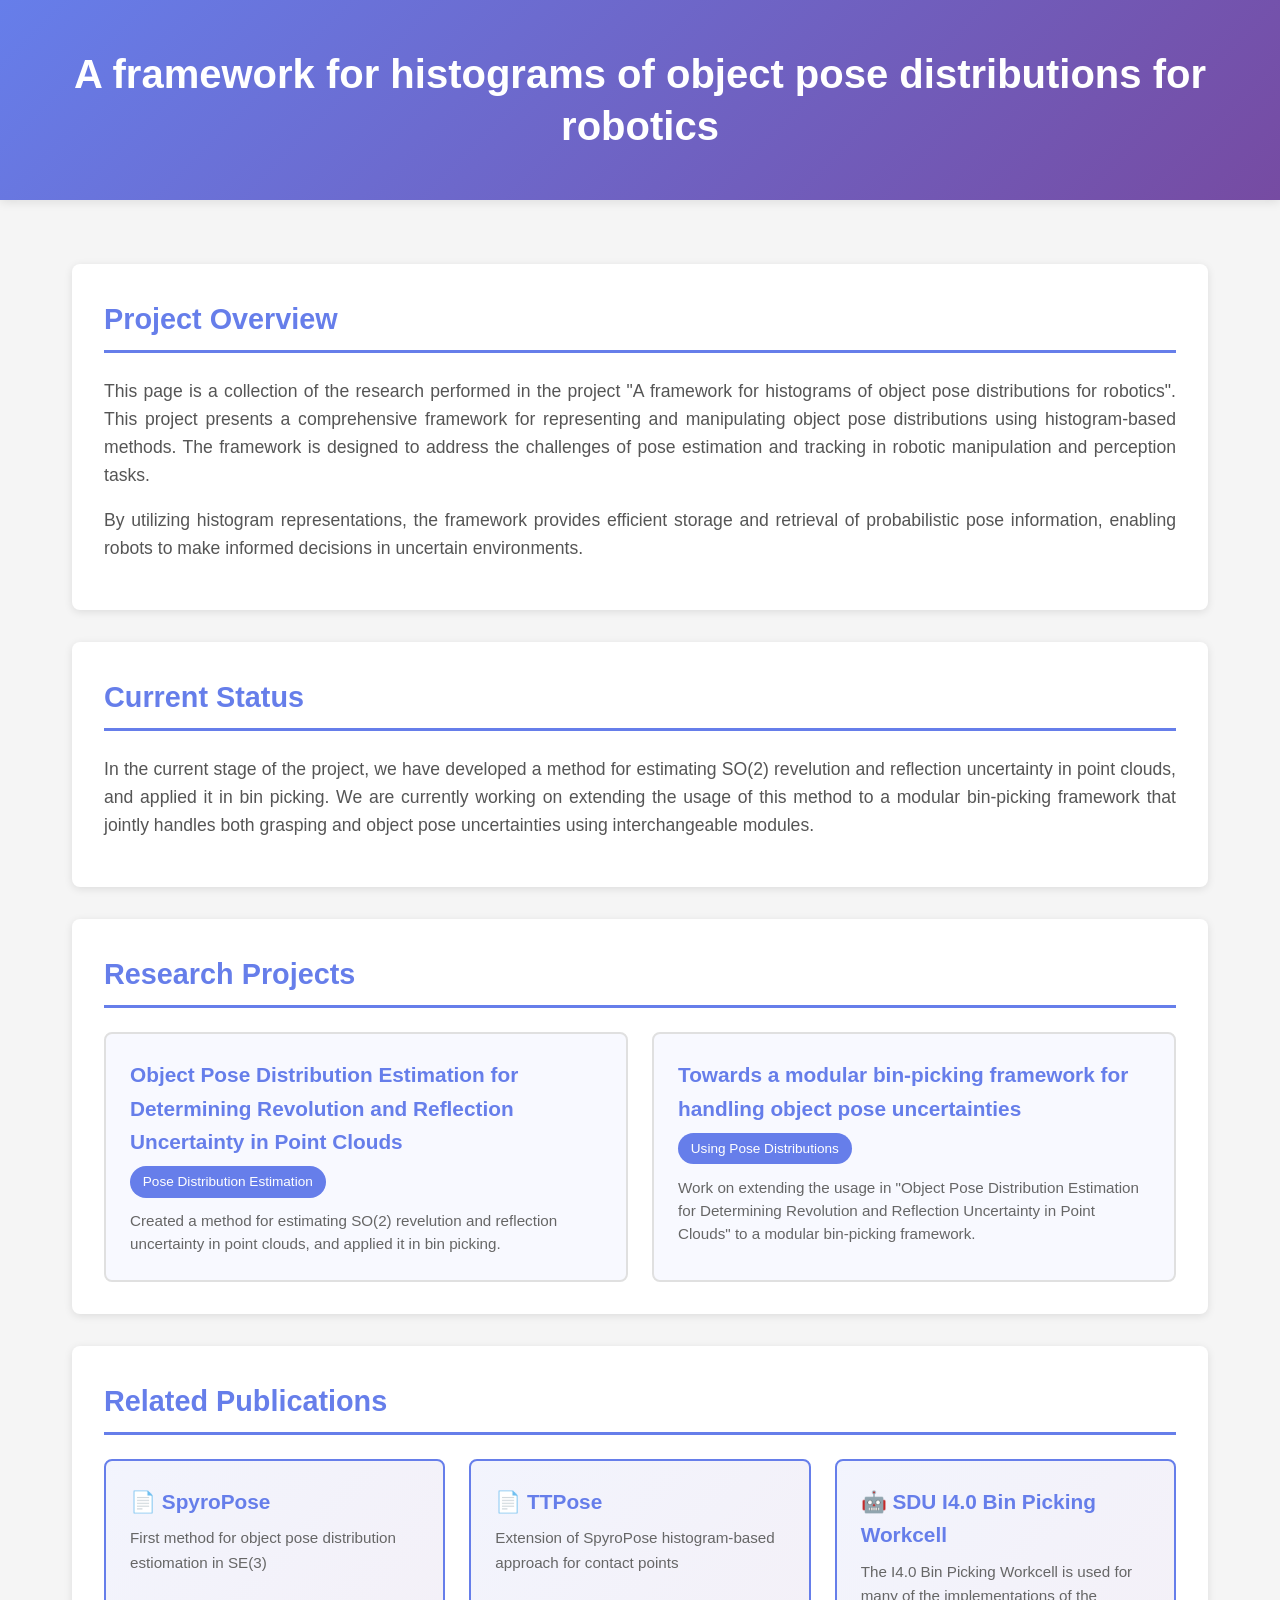
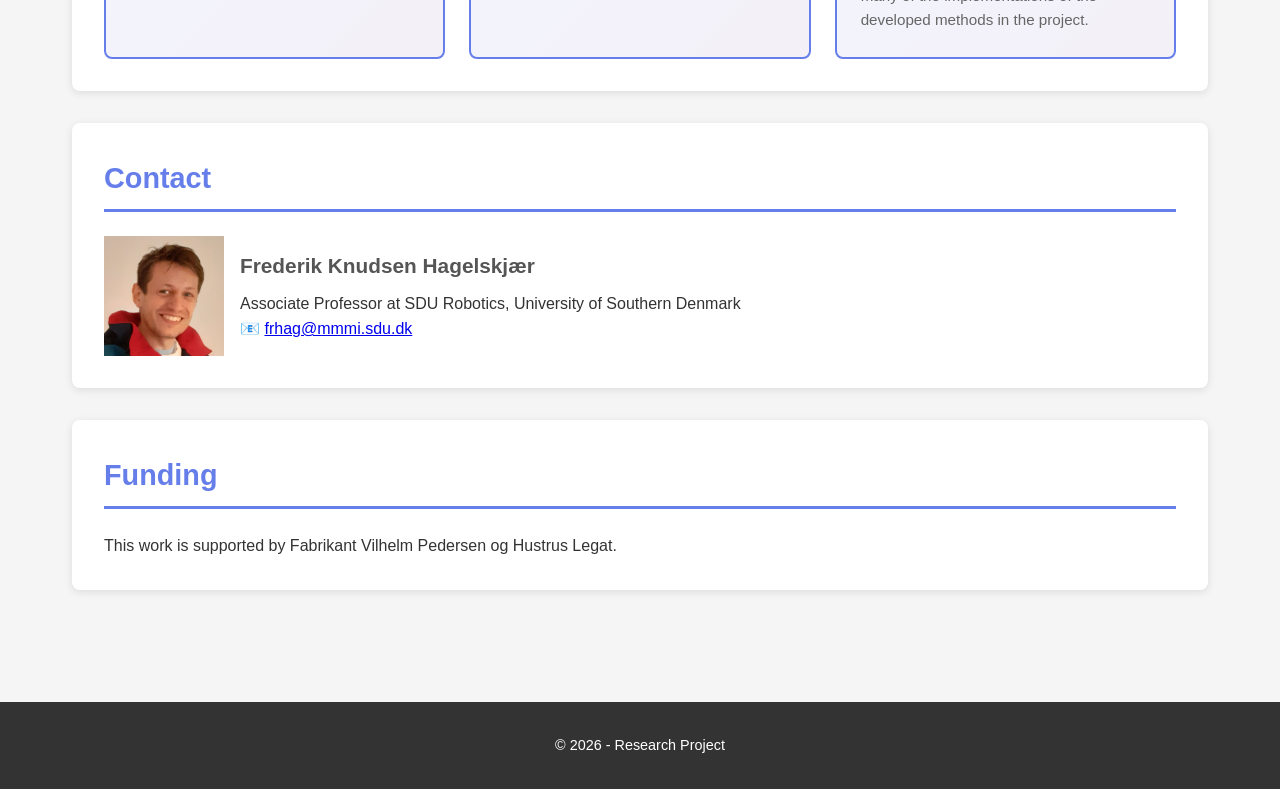
<file: index.html>
<!DOCTYPE html>
<html lang="en">
<head>
    <meta charset="UTF-8">
    <meta name="viewport" content="width=device-width, initial-scale=1.0">
    <title>Object Pose Distribution Histogram</title>
    <link rel="stylesheet" href="style.css">
</head>
<body>
    <header>
        <h1>A framework for histograms of object pose distributions for robotics</h1>
    </header>

    <main>
        <section class="description">
            <h2>Project Overview</h2>
            <p>
                This page is a collection of the research performed in the project "A framework for histograms of object pose distributions for robotics".
                
                This project presents a comprehensive framework for representing and manipulating 
                object pose distributions using histogram-based methods. The framework is designed 
                to address the challenges of pose estimation and tracking in robotic manipulation 
                and perception tasks.
            </p>
            <p> 
                By utilizing histogram representations, the framework provides efficient storage 
                and retrieval of probabilistic pose information, enabling robots to make informed 
                decisions in uncertain environments.
            </p>
        </section>


        <section class="description">
            <h2>Current Status</h2>
            <p>
                In the current stage of the project, we have developed a method for estimating SO(2) revelution and reflection uncertainty in point clouds, and applied it in bin picking. 
                We are currently working on extending the usage of this method to a modular bin-picking framework that jointly handles both grasping and object pose uncertainties using interchangeable modules.
            </p>
        </section>



        <section class="projects">
            <h2>Research Projects</h2>

            <div class="project-grid">
                <a href="https://opde3d.github.io/" class="project-box">
                    <h3>Object Pose Distribution Estimation for Determining Revolution and Reflection Uncertainty in Point Clouds </h3>
                    <p class="project-deliverable">Pose Distribution Estimation</p>
                    <p class="project-description">
                        Created a method for estimating SO(2) revelution and reflection uncertainty in point clouds, and applied it in bin picking.
                    </p>
                </a>
                <a href="binpickingframework.html" class="project-box">
                    <h3>Towards a modular bin-picking framework for handling object pose uncertainties</h3>
                    <p class="project-deliverable">Using Pose Distributions</p>
                    <p class="project-description">
                        Work on extending the usage in "Object Pose Distribution Estimation for Determining Revolution and Reflection Uncertainty in Point Clouds" to a modular bin-picking framework.
                    </p>
                </a>
            </div>
        </section>

        <section class="links">
            <h2>Related Publications</h2>
            <div class="link-grid">
                <a href="https://spyropose.github.io/" class="link-card">
                    <h3>📄 SpyroPose</h3>
                    <p>First method for object pose distribution estiomation in SE(3)</p>
                    
                </a>
                <a href="https://sites.google.com/view/ttpose" class="link-card">
                    <h3>📄 TTPose</h3>
                    <p>Extension of SpyroPose histogram-based approach for contact points</p>
                </a>
                <a href="binpickingworkcell.html" class="link-card">
                    <h3>🤖 SDU I4.0 Bin Picking Workcell</h3>
                    <p>The I4.0 Bin Picking Workcell is used for many of the implementations of the developed methods in the project.</p>
                </a>
            </div>
        </section>

        <section class="contact">
            <h2>Contact</h2>
            <div class="contact-content" style="display: flex; align-items: center; gap: 16px;">
                <img src="images/photo.jpg" alt="Frederik Knudsen Hagelskjær" class="contact-photo" style="width: 120px; height: 120px; object-fit: cover;">
                <div class="contact-info">
                    <h3>Frederik Knudsen Hagelskjær</h3>
                    <p>Associate Professor at SDU Robotics, University of Southern Denmark</p>
                    <p>📧 <a href="mailto:frhag@mmmi.sdu.dk">frhag@mmmi.sdu.dk</a></p>
                </div>
            </div>
        </section>

        <section class="funding">
            <h2>Funding</h2>
            <p>
                This work is supported by Fabrikant Vilhelm Pedersen og Hustrus Legat.
            </p>
        </section>
    </main>

    <footer>
        <p>&copy; 2026 - Research Project</p>
    </footer>
</body>
</html>
</file>
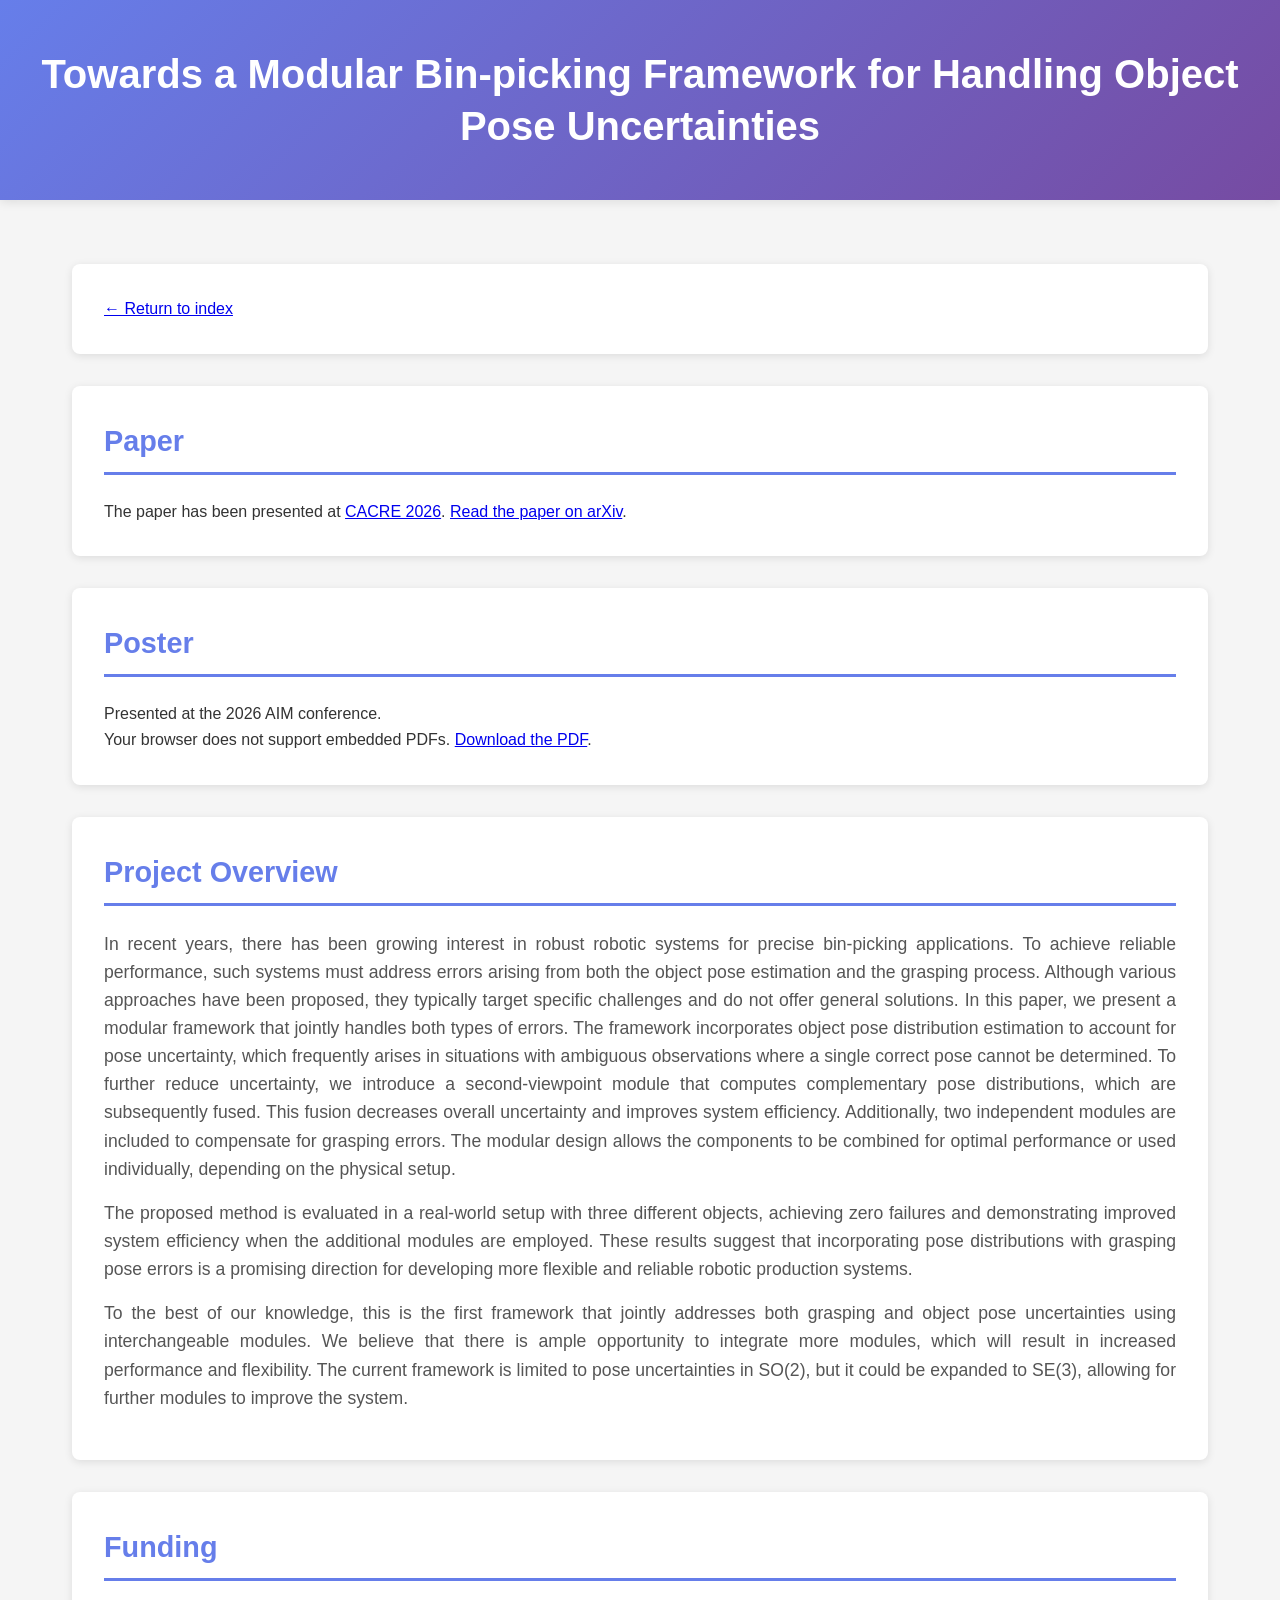
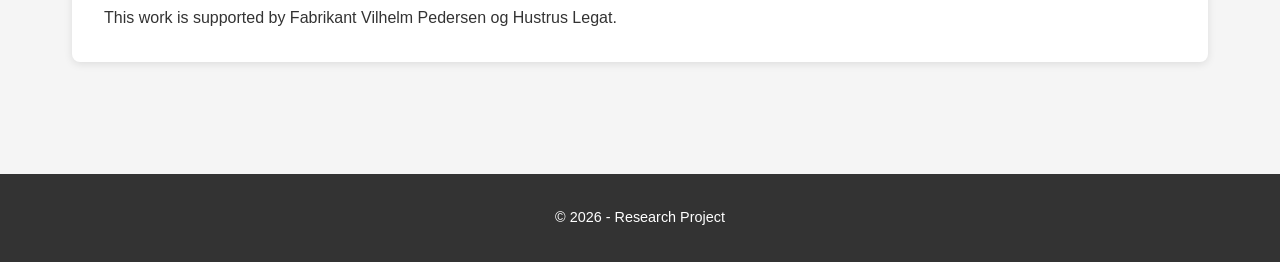
<file: binpickingframework.html>
<!DOCTYPE html>
<html lang="en">
<head>
    <meta charset="UTF-8">
    <meta name="viewport" content="width=device-width, initial-scale=1.0">
    <title>Modular Framework</title>
    <link rel="stylesheet" href="style.css">
</head>
<body>
    <header>
        <h1>Towards a Modular Bin-picking Framework for Handling Object Pose Uncertainties</h1>
    </header>

    <main>

        <section class="navigation">
            <p><a href="index.html">&larr; Return to index</a></p>
        </section>

        <section class="paper">
            <h2>Paper</h2>
            <p>
                The paper has been presented at  
                <a href="https://ieeexplore.ieee.org/document/11672932/" target="_blank" rel="noopener noreferrer">CACRE 2026</a>.
                <a href="https://arxiv.org/pdf/2607.13698" target="_blank" rel="noopener noreferrer">Read the paper on arXiv</a>.
            </p>
        </section>
        
        
        <section class="poster">
            <h2>Poster</h2>
            <p>
            Presented at the 2026 AIM conference.
            </p>
            <object data="images/AIM Poster-1.pdf" type="application/pdf" width="100%" height="800">
                <p>Your browser does not support embedded PDFs. <a href="images/AIM Poster-1.pdf">Download the PDF</a>.</p>
            </object>
        </section>


        <section class="description">
            <h2>Project Overview</h2>
            <p>
            In recent years, there has been growing interest in robust robotic systems for precise bin-picking applications. To achieve reliable performance, such systems must address errors arising from both the object pose estimation and the grasping process. Although various approaches have been proposed, they typically target specific challenges and do not offer general solutions. In this paper, we present a modular framework that jointly handles both types of errors. The framework incorporates object pose distribution estimation to account for pose uncertainty, which frequently arises in situations with ambiguous observations where a single correct pose cannot be determined. To further reduce uncertainty, we introduce a second-viewpoint module that computes complementary pose distributions, which are subsequently fused. This fusion decreases overall uncertainty and improves system efficiency. Additionally, two independent modules are included to compensate for grasping errors. The modular design allows the components to be combined for optimal performance or used individually, depending on the physical setup.
            </p>
            <p>
            The proposed method is evaluated in a real-world setup with three different objects, achieving zero failures and demonstrating improved system efficiency when the additional modules are employed. These results suggest that incorporating pose distributions with grasping pose errors is a promising direction for developing more flexible and reliable robotic production systems.  
            </p>
            <p>
            To the best of our knowledge, this is the first framework that jointly addresses both grasping and object pose uncertainties using interchangeable modules. We believe that there is ample opportunity to  integrate more modules, which will result in increased performance and flexibility. The current framework is limited to pose uncertainties in SO(2), but it could be expanded to SE(3), allowing for further modules to improve the system.
            </p>
        </section>


        
        <section class="funding">
            <h2>Funding</h2>
            <p>
                This work is supported by Fabrikant Vilhelm Pedersen og Hustrus Legat.
            </p>
        </section>
    </main>

    <footer>
        <p>&copy; 2026 - Research Project</p>
    </footer>
</body>
</html>
</file>
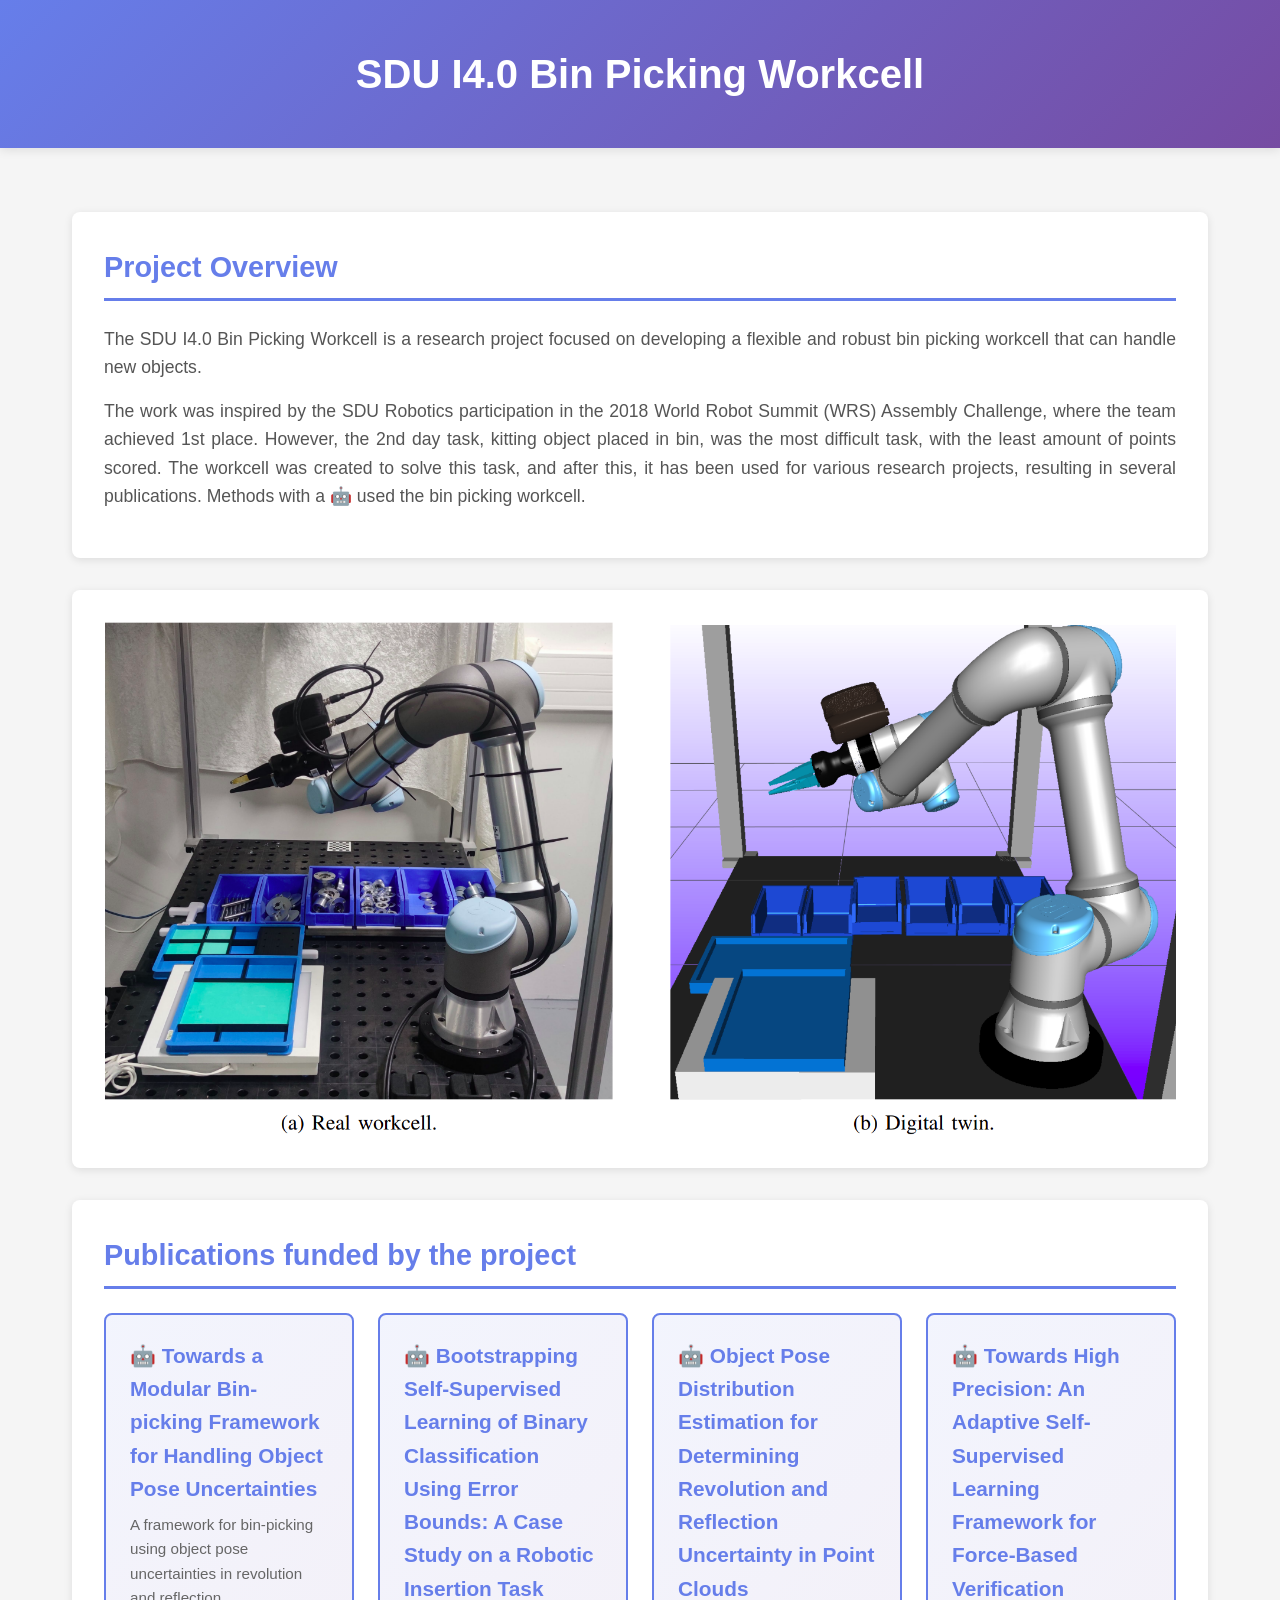
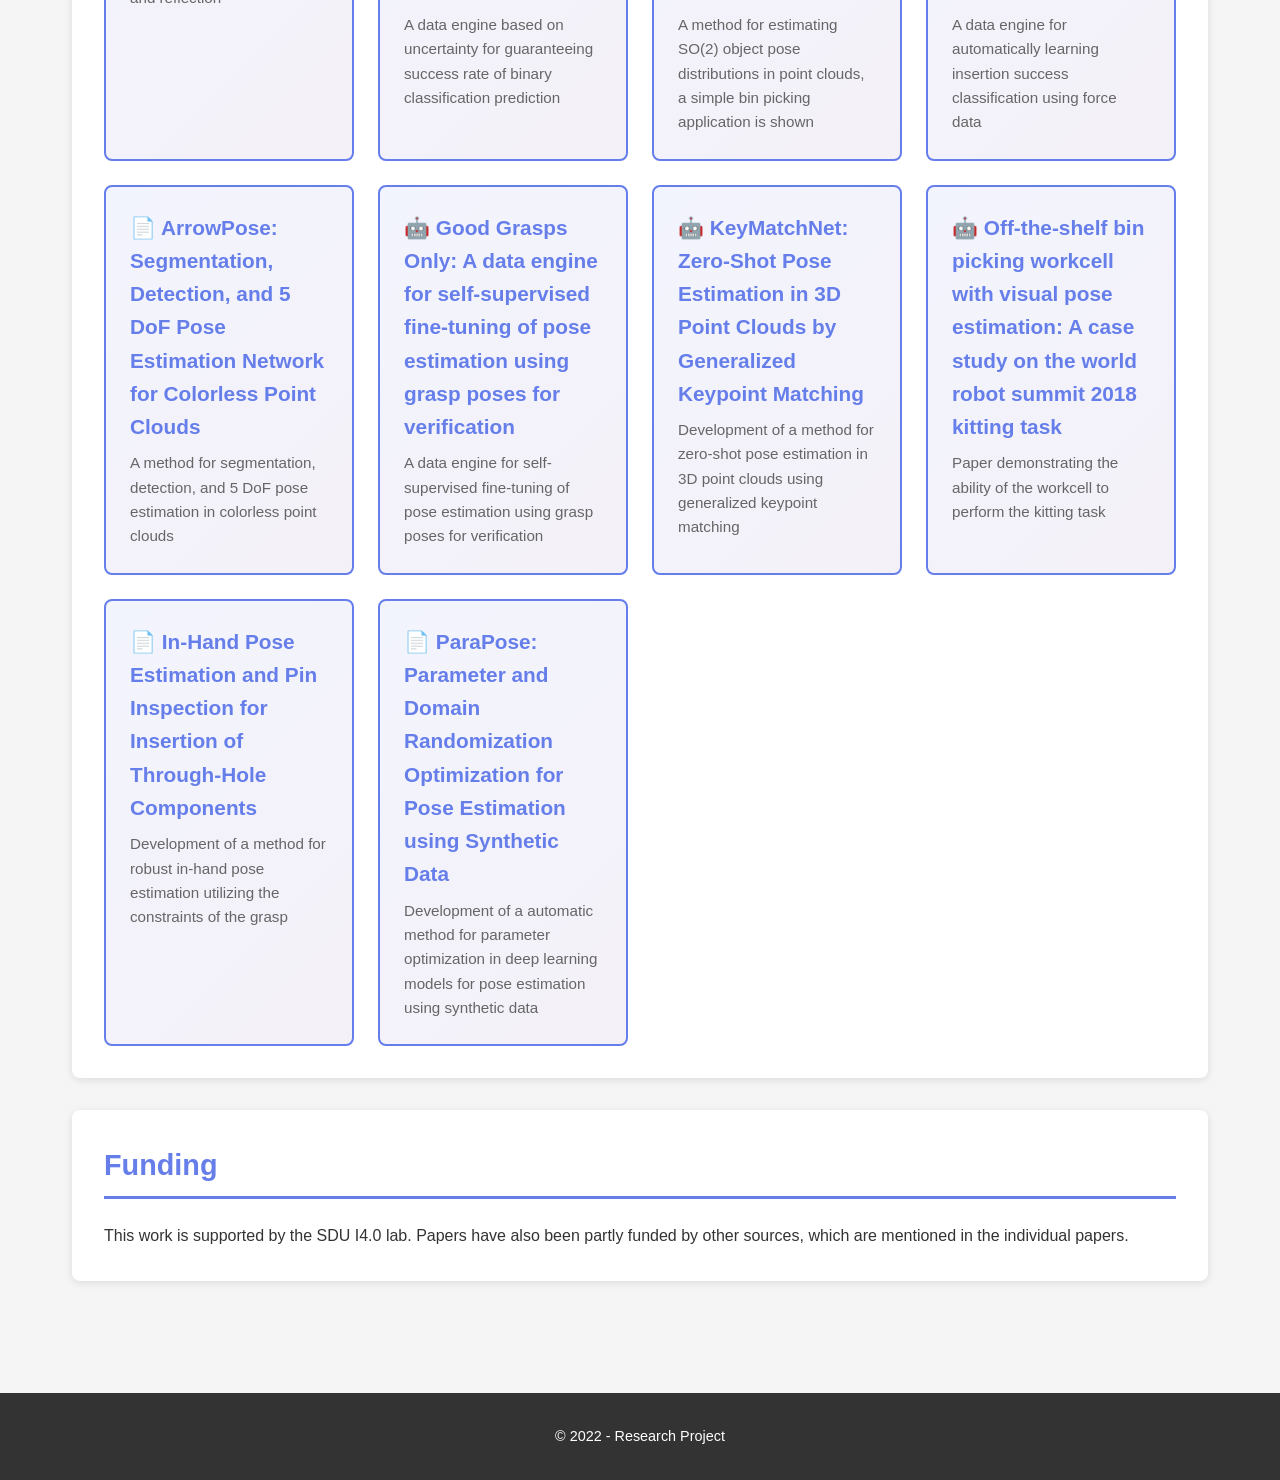
<file: binpickingworkcell.html>
<!DOCTYPE html>
<html lang="en">
<head>
    <meta charset="UTF-8">
    <meta name="viewport" content="width=device-width, initial-scale=1.0">
    <title>SDU I4.0 Bin Picking Workcell</title>
    <link rel="stylesheet" href="style.css">
</head>
<body>
    <header>
        <h1>SDU I4.0 Bin Picking Workcell</h1>
    </header>

    <main>

        <section class="description">
            <h2>Project Overview</h2>
            <p>
                The SDU I4.0 Bin Picking Workcell is a research project focused on developing a flexible and robust bin picking workcell that can handle new objects.
            </p>
            <p>
                The work was inspired by the SDU Robotics participation in the 2018 World Robot Summit (WRS) Assembly Challenge, where the team achieved 1st place.
                However, the 2nd day task, kitting object placed in bin, was the most difficult task, with the least amount of points scored.
                The workcell was created to solve this task, and after this, it has been used for various research projects, resulting in several publications.
                Methods with a 🤖 used the bin picking workcell.
            </p>
        </section>

        <section class="workcell-image">
            <img src="images/workcell.png" alt="I4.0 Bin Picking Workcell" style="width: 100%; height: auto; display: block;">
        </section>

        <section class="links">
            <h2>Publications funded by the project</h2>
            <div class="link-grid">

                <a href="https://arxiv.org/abs/2607.13698" class="link-card">
                    <h3>🤖 Towards a Modular Bin-picking Framework for Handling Object Pose Uncertainties</h3>
                    <p>A framework for bin-picking using object pose uncertainties in revolution and reflection</p>
                    
                </a>

               <a href="https://arxiv.org/abs/2607.29640" class="link-card">
                    <h3>🤖 Bootstrapping Self-Supervised Learning of Binary Classification Using Error Bounds: A Case Study on a Robotic Insertion Task</h3>
                    <p>A data engine based on uncertainty for guaranteeing success rate of binary classification prediction</p>
                    
                </a>

                <a href="https://arxiv.org/abs/2512.07211" class="link-card">
                    <h3>🤖 Object Pose Distribution Estimation for Determining Revolution and Reflection Uncertainty in Point Clouds</h3>
                    <p>A method for estimating SO(2) object pose distributions in point clouds, a simple bin picking application is shown</p>
                    
                </a>

               <a href="https://arxiv.org/abs/2508.02153" class="link-card">
                    <h3>🤖 Towards High Precision: An Adaptive Self-Supervised Learning Framework for Force-Based Verification</h3>
                    <p>A data engine for automatically learning insertion success classification using force data</p>
                    
                </a>

                <a href="https://arxiv.org/abs/2506.08699" class="link-card">
                    <h3>📄 ArrowPose: Segmentation, Detection, and 5 DoF Pose Estimation Network for Colorless Point Clouds</h3>
                    <p>A method for segmentation, detection, and 5 DoF pose estimation in colorless point clouds</p>
                    
                </a>
 
                <a href="https://arxiv.org/abs/2409.11512" class="link-card">
                    <h3>🤖 Good Grasps Only: A data engine for self-supervised fine-tuning of pose estimation using grasp poses for verification</h3>
                    <p>A data engine for self-supervised fine-tuning of pose estimation using grasp poses for verification</p>
                    
                </a>

                 <a href="https://arxiv.org/abs/2303.16102" class="link-card">
                    <h3>🤖 KeyMatchNet: Zero-Shot Pose Estimation in 3D Point Clouds by Generalized Keypoint Matching</h3>
                    <p>Development of a method for zero-shot pose estimation in 3D point clouds using generalized keypoint matching </p>
                    
                </a>

                 <a href="https://arxiv.org/abs/2309.16221" class="link-card">
                    <h3>🤖 Off-the-shelf bin picking workcell with visual pose estimation: A case study on the world robot summit 2018 kitting task</h3>
                    <p>Paper demonstrating the ability of the workcell to perform the kitting task</p>
                    
                </a>

                <a href="https://arxiv.org/abs/2208.01284" class="link-card">
                    <h3>📄 In-Hand Pose Estimation and Pin Inspection for Insertion of Through-Hole Components</h3>
                    <p>Development of a method for robust in-hand pose estimation utilizing the constraints of the grasp </p>
                    
                </a>
 
               <a href="https://arxiv.org/abs/2203.00945" class="link-card">
                    <h3>📄 ParaPose: Parameter and Domain Randomization Optimization for Pose Estimation using Synthetic Data</h3>
                    <p>Development of a automatic method for parameter optimization in deep learning models for pose estimation using synthetic data </p>
                    
                </a>
            </div>
        </section>

        <section class="funding">
            <h2>Funding</h2>
            <p>
                This work is supported by the SDU I4.0 lab. Papers have also been partly funded by other sources, which are mentioned in the individual papers.
            </p>
        </section>
    </main>

    <footer>
        <p>&copy; 2022 - Research Project</p>
    </footer>
</body>
</html>
</file>
<file: style.css>
/* Reset and Base Styles */
* {
    margin: 0;
    padding: 0;
    box-sizing: border-box;
}

body {
    font-family: -apple-system, BlinkMacSystemFont, 'Segoe UI', Roboto, Oxygen, Ubuntu, Cantarell, sans-serif;
    line-height: 1.6;
    color: #333;
    background-color: #f5f5f5;
}

/* Header */
header {
    background: linear-gradient(135deg, #667eea 0%, #764ba2 100%);
    color: white;
    padding: 3rem 2rem;
    text-align: center;
    box-shadow: 0 2px 10px rgba(0, 0, 0, 0.1);
}

header h1 {
    font-size: 2.5rem;
    font-weight: 700;
    max-width: 1200px;
    margin: 0 auto;
    line-height: 1.3;
}

/* Main Content */
main {
    max-width: 1200px;
    margin: 0 auto;
    padding: 2rem;
}

section {
    background: white;
    margin: 2rem 0;
    padding: 2rem;
    border-radius: 8px;
    box-shadow: 0 2px 8px rgba(0, 0, 0, 0.1);
}

section h2 {
    color: #667eea;
    margin-bottom: 1.5rem;
    font-size: 1.8rem;
    border-bottom: 3px solid #667eea;
    padding-bottom: 0.5rem;
}

section h3 {
    color: #555;
    margin-bottom: 0.5rem;
    font-size: 1.3rem;
}

/* Projects Section */
.projects {
    background: white;
    margin: 2rem 0;
    padding: 2rem;
    border-radius: 8px;
    box-shadow: 0 2px 8px rgba(0, 0, 0, 0.1);
}

.project-grid {
    display: grid;
    grid-template-columns: repeat(auto-fit, minmax(300px, 1fr));
    gap: 1.5rem;
    margin-top: 1.5rem;
}

.project-box {
    display: block;
    padding: 1.5rem;
    background: #f8f9ff;
    border: 2px solid #e0e0e0;
    border-radius: 8px;
    text-decoration: none;
    color: inherit;
    transition: all 0.3s ease;
    cursor: pointer;
}

.project-box:hover {
    transform: translateY(-5px);
    box-shadow: 0 5px 20px rgba(102, 126, 234, 0.2);
    border-color: #667eea;
}

.project-box.active {
    background: linear-gradient(135deg, #667eea15 0%, #764ba215 100%);
    border: 2px solid #667eea;
    box-shadow: 0 3px 15px rgba(102, 126, 234, 0.15);
}

.project-box h3 {
    color: #667eea;
    margin-bottom: 0.5rem;
    font-size: 1.3rem;
}

.project-deliverable {
    display: inline-block;
    background: #667eea;
    color: white;
    padding: 0.3rem 0.8rem;
    border-radius: 20px;
    font-size: 0.85rem;
    font-weight: 500;
    margin-bottom: 0.8rem;
}

.project-description {
    color: #666;
    font-size: 0.95rem;
    line-height: 1.5;
    margin: 0;
}

/* Description Section */
.description p {
    margin-bottom: 1rem;
    font-size: 1.1rem;
    color: #555;
    text-align: justify;
}

/* Links Grid */
.link-grid {
    display: grid;
    grid-template-columns: repeat(auto-fit, minmax(250px, 1fr));
    gap: 1.5rem;
    margin-top: 1.5rem;
}

.link-card {
    display: block;
    padding: 1.5rem;
    background: linear-gradient(135deg, #667eea15 0%, #764ba215 100%);
    border: 2px solid #667eea;
    border-radius: 8px;
    text-decoration: none;
    color: inherit;
    transition: all 0.3s ease;
    cursor: pointer;
}

.link-card:hover {
    transform: translateY(-5px);
    box-shadow: 0 5px 20px rgba(102, 126, 234, 0.3);
    background: linear-gradient(135deg, #667eea25 0%, #764ba225 100%);
}

.link-card h3 {
    color: #667eea;
    margin-bottom: 0.5rem;
    font-size: 1.3rem;
}

.link-card p {
    color: #666;
    font-size: 0.95rem;
}

/* Video Section */
.video-container {
    margin: 2rem 0;
}

.video-container h3 {
    margin-bottom: 1rem;
    color: #667eea;
}

.video-container iframe,
.video-container video {
    width: 100%;
    max-width: 800px;
    height: 450px;
    border-radius: 8px;
    box-shadow: 0 4px 15px rgba(0, 0, 0, 0.2);
}

.video-container video {
    display: block;
    background: #000;
}

/* Citation Section */
.citation pre {
    background: #f4f4f4;
    border-left: 4px solid #667eea;
    padding: 1.5rem;
    border-radius: 4px;
    overflow-x: auto;
}

.citation code {
    font-family: 'Courier New', Courier, monospace;
    font-size: 0.9rem;
    color: #333;
}

/* Footer */
footer {
    background: #333;
    color: white;
    text-align: center;
    padding: 2rem;
    margin-top: 3rem;
}

footer p {
    font-size: 0.9rem;
}

/* Responsive Design */
@media (max-width: 768px) {
    header h1 {
        font-size: 1.8rem;
    }

    main {
        padding: 1rem;
    }

    section {
        padding: 1.5rem;
    }

    section h2 {
        font-size: 1.5rem;
    }

    .link-grid {
        grid-template-columns: 1fr;
    }

    .video-container iframe,
    .video-container video {
        height: 250px;
    }
}

@media (max-width: 480px) {
    header {
        padding: 2rem 1rem;
    }

    header h1 {
        font-size: 1.5rem;
    }

    section {
        margin: 1rem 0;
        padding: 1rem;
    }
}
</file>
